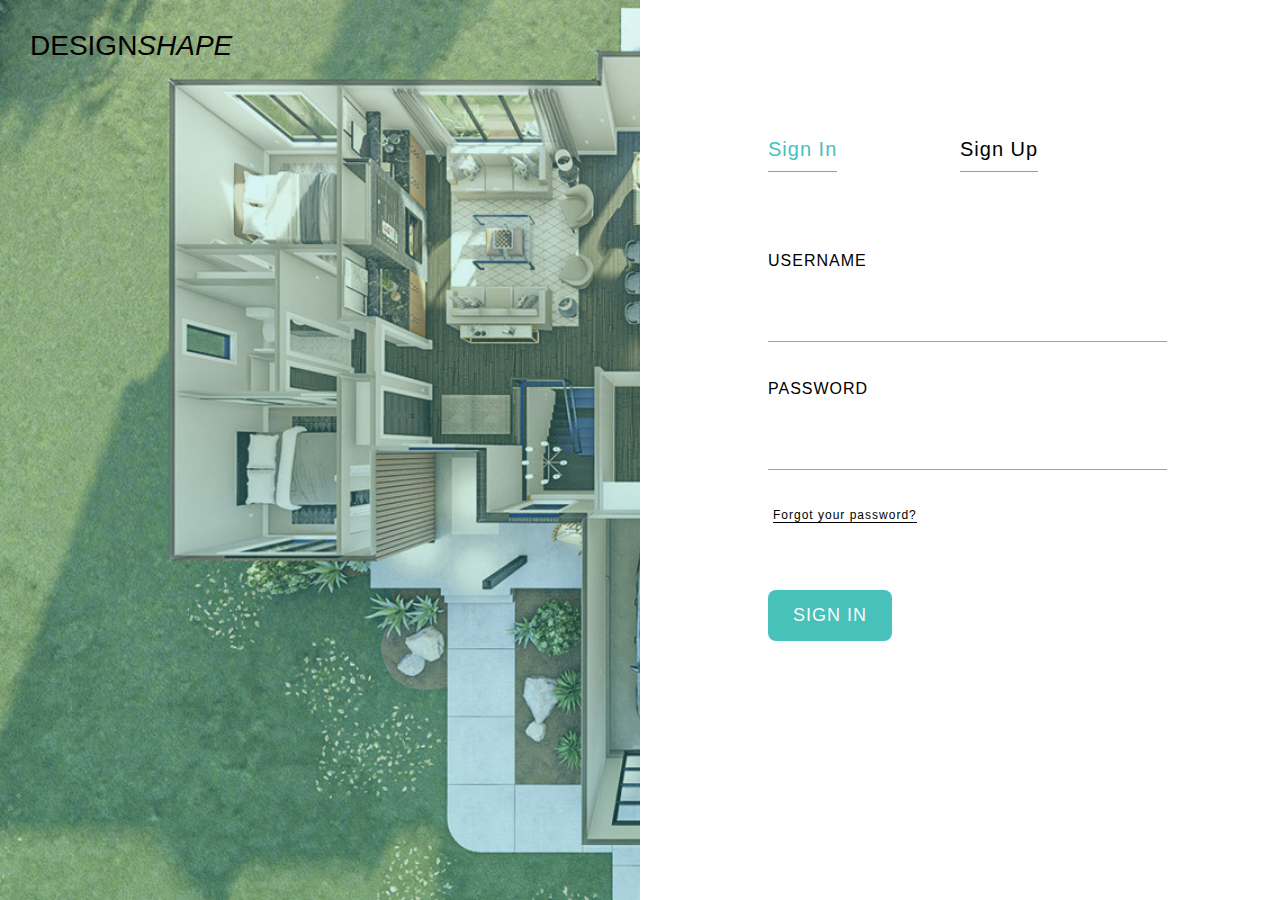
<file: index.html>
<!DOCTYPE html>
<html lang="en">

<head>
    <meta charset="UTF-8">
    <meta name="viewport" content="width=device-width, initial-scale=1.0">
    <link rel="stylesheet" href="login style.css">
    <script src="https://ajax.googleapis.com/ajax/libs/jquery/3.7.1/jquery.min.js"></script>
    <title>Sign</title>
</head>

<body>
    <div class="container">
        <div class="left-side">
            <img class="left-side-img" src="./images/background.jpg"></img>
            <div class="company-name">DESIGN<span style="font-style: italic; color:#000000;">SHAPE</span></div>
            <div class="left-side-bg">
            </div>
        </div>
        <div class="right-side">
            <div class="sign-in-container login-font">
                <div class="sign-in">
                    <button id="signin" class="btn btn-default btn-header active" type="submit">Sign In</button>
                </div>
                <div class="sign-up">
                    <button id="signup" class="btn btn-default btn-header" type="submit">Sign Up</button>
                </div>
                <div id="signup-tab" class="sign-up-information-container" style="display:none;">
                    <div class="prompt-field">USERNAME</div>
                    <input type="text" name="login-name" class="input-field" placeholder="Create a username">
                    <div class="prompt-field">PASSWORD</div>
                    <input type="password" name="login-password" class="input-field" placeholder="*************">
                    <div class="prompt-field">E-MAIL ADDRESS</div>
                    <input type="text" name="login-email" class="input-field" placeholder="Enter your e-mail address">
                    <div class="terms-container">
                        <input type="checkbox" class="terms-checkbox" value="terms_checkbox">
                        <label class="terms-prompt">I accept the <span style="border-bottom: 1px solid #000000">terms
                                and conditions</span></label>
                    </div>

                    <button class="btn btn-default btn-signup" id="signin-btn" type="submit">SIGN UP <i class="fa fa-arrow-right"
                            aria-hidden="true"></i></button>
                </div>

                <div id="signin-tab" class="sign-up-information-container">
                    <div class="prompt-field">USERNAME</div>
                    <input type="text" name="login-name" class="input-field">
                    <div class="prompt-field">PASSWORD</div>
                    <input type="password" name="login-password" class="input-field">
                    <div class="terms-container">
                        <label class="terms-prompt"><span style="border-bottom: 1px solid #000000">Forgot your
                                password?</span></label>
                    </div>
                    <button class="btn btn-default btn-signup" id="signup-btn" type="submit">SIGN IN <i class="fa fa-arrow-right"
                            aria-hidden="true"></i></button>
                </div>
            </div>
        </div>
    </div>
    <script src="login.js"></script>
</body>

</html>
</file>
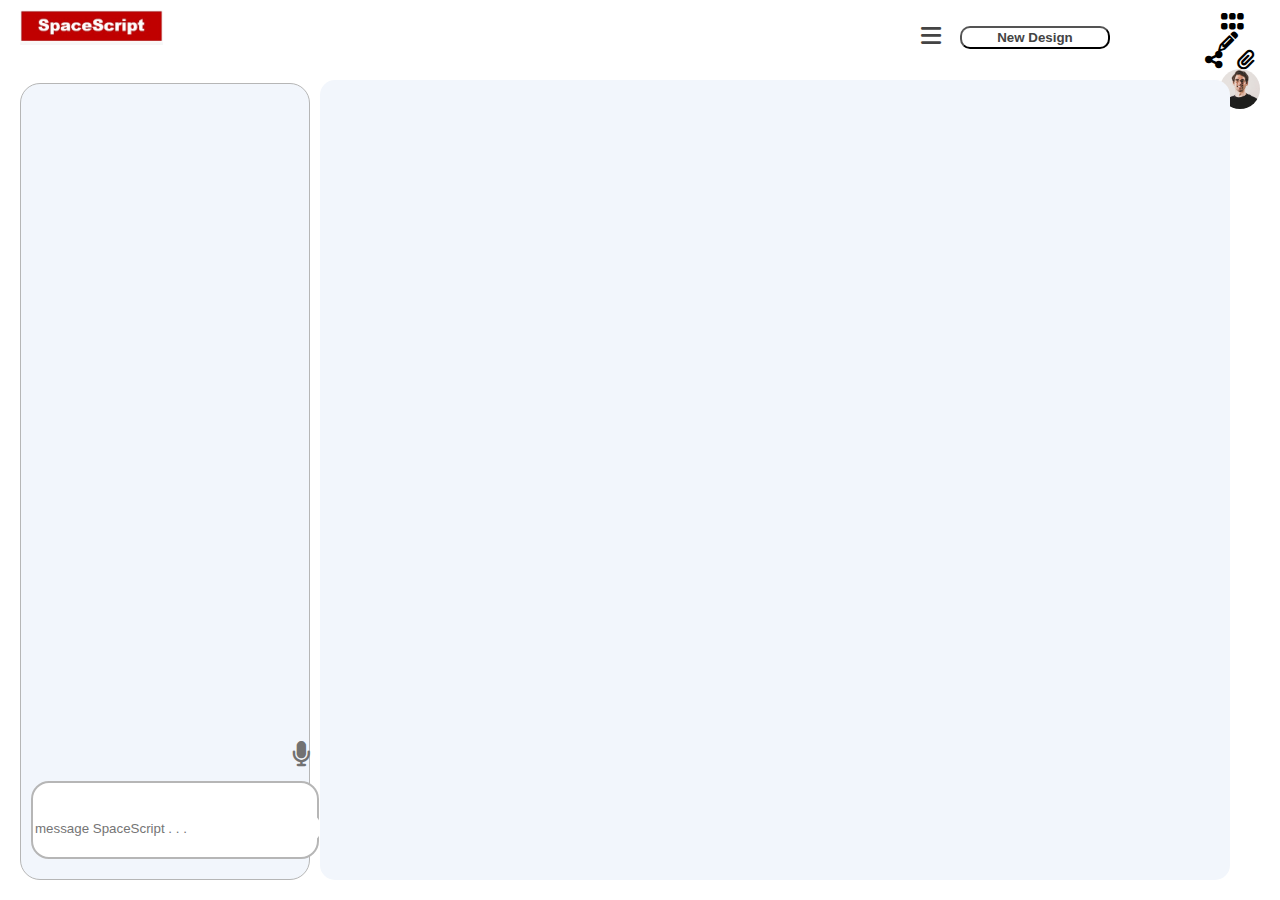
<file: design.html>
<!DOCTYPE html>
<html lang="en">

<head>
    <meta charset="UTF-8">
    <meta name="viewport" content="width=device-width, initial-scale=1.0">
    <meta http-equiv="X-UA-Compatible" content="ie=edge">
    <title>Space Script</title>
    <link rel="stylesheet" href="https://fonts.googleapis.com/css?family=Roboto">
    <link rel="stylesheet" href="style.css">
    <link rel="stylesheet" href="toaster.css">
    <link rel="stylesheet" href="fonts/font-awesome/css/fontawesome.css">
    <link rel="stylesheet" href="fonts/font-awesome/css/brands.css">
    <link rel="stylesheet" href="fonts/font-awesome/css/solid.css">
    <link rel="icon" type="image/png" href="images/ico.png">
    <link href="https://cdn.jsdelivr.net/npm/bootstrap@5.3.2/dist/css/bootstrap.min.css" rel="stylesheet"
        integrity="sha384-T3c6CoIi6uLrA9TneNEoa7RxnatzjcDSCmG1MXxSR1GAsXEV/Dwwykc2MPK8M2HN" crossorigin="anonymous">
    <script src="https://code.jquery.com/jquery-3.6.0.min.js"></script>
</head>

<body>
    <div class="main-navbar">
        <a class="navbar-brand"><img src="./images/new-icon.jpg" alt="" width="auto" height="35">
        </a>
        <div class="chat-btns">
            <p>
                <a class="collapse-expand" data-bs-toggle="collapse" href="#collapseExample" role="button"
                    aria-expanded="false" aria-controls="collapseExample">
                    <i class="fa-solid fa-bars fa-lg"></i>
                </a>
                <button class="new-chat-btn" type="button" aria-expanded="false" aria-controls="collapseExample">
                    New Design
                </button>
            </p>
            <div class="collapse" id="collapseExample">
                <div class="card chats" style="max-width: 200px; margin-left: 65px; border: none;">
                    <ul class="list-group" style="max-height: 30%; overflow-y: auto; max-width: 200px;">
                    </ul>
                </div>
            </div>
        </div>
        <div class="auth">
            <!-- <a role="button" title="toggle sketch"><i class="fa-solid fa-pencil fa-lg sketch-btn"></i></a>
            <a role="button" title="toggle graph"><i class="fa-solid fa-share-nodes fa-lg graph-btn"></i></a>
            <a role="button" title="this is menu"><i class="fa-solid fa-grip fa-lg grid"></i></a> -->
            <div class="btn-group" role="group">
                <button type="button" data-bs-toggle="dropdown" aria-expanded="false"
                    style="background: none; border: none;">
                    <i class="fa-solid fa-grip fa-lg grid" style="margin-top: 0px;"></i>
                </button>
                <div class="dropdown-menu" style="align-items: center; width: 50px;">
                    <a role="button" title="toggle sketch" style="margin-left: 25%; margin-right: 10px;"><i
                            class="fa-solid fa-pencil fa-lg sketch-btn"></i></a>
                    <a role="button" title="toggle graph" style="margin-right: 10px;"><i
                            class="fa-solid fa-share-nodes fa-lg graph-btn"></i></a>
                    <label for="fileInput" class="upload-btn" title="attach file" role="button">
                        <i id="attachBtn" class="fa-solid fa-paperclip fa-lg" aria-hidden="true"></i>
                    </label>
                    <input type="file" id="fileInput" class="file-input">
                </div>
            </div>
            <a role="button" title="profile">
                <img class="user-img" src="images/user.jpeg" alt="Avatar">
            </a>
        </div>
    </div>
    <div class="avatar-container">
        
        <div class="input-area-container">
            <div class="messages">
                <ol class="ordered-messages">
                </ol>
            </div>
            <div class="input-area">
                <div class="input">
                    <i id="micBtn" class="fa fa-microphone" aria-hidden="true" role="button"></i>
                    <div class="container">
                        <ul>
                        </ul>

                        <input id="txtMsg" type="text" placeholder="message SpaceScript . . .">
                    </div>
                </div>
                <!-- <button id="sendBtn"><i class="fa-solid fa-paper-plane fa-lg"></i></button> -->
            </div>
        </div>
    </div>

    <div class="main-container">
        <div class="chat-box">
            <div class="viewer-messages">
                <!-- Messages will be displayed here. This can be populated dynamically using JavaScript -->
            </div>
            <div id="idText" style="position: absolute; bottom: 0;"></div>
            <div class="sketch-container display-none">
                <canvas class="sketch-canvas"></canvas>
                <!-- <div class="sketch-dragable"></div> -->
            </div>
        </div>
    </div>
    <script src="bundle.js"></script>
    <script src="https://cdn.jsdelivr.net/npm/bootstrap@5.3.2/dist/js/bootstrap.bundle.min.js"
        integrity="sha384-C6RzsynM9kWDrMNeT87bh95OGNyZPhcTNXj1NW7RuBCsyN/o0jlpcV8Qyq46cDfL"
        crossorigin="anonymous"></script>
</body>

</html>
</file>
<file: login style.css>
html,
body {
    margin: 0;
    padding: 0;
    min-height: 100vh;
    min-width: 100vw;
    overflow-y: hidden;
    overflow-x: hidden;
}

.container {
    display: flex;
    box-sizing: border-box;
    padding: 0;
    margin: 0;
    width: 100%;
    min-height: 100vh;

    .left-side,
    .right-side {
        flex: 1 1 0;
    }
}

.left-side {
    overflow: hidden;
    position: relative;

    .company-name {
        position: absolute;
        left: 30px;
        top: 30px;
        font-size: 28px;
        font-family: Helvetica, sans-serif;
        color: #000;
        opacity: 1.0;
        z-index: 4;
    }

    .left-side-bg {
        position: absolute;
        left: 0px;
        top: 0px;
        bottom: 0px;
        right: 0px;
        z-index: 2;
        opacity: 0.3;
        /* Aquamarine */
        /* For browsers that don't support gradients */
        background: #7ADDD6;
        /* For Safari 5.1 to 6.0 */
        background: -webkit-linear-gradient(#92EBE4, #37B9B1);
        /* For Opera 11.1 to 12.0 */
        background: -o-linear-gradient(#92EBE4, #37B9B1);
        /* For Firefox 3.6 to 15 */
        background: -moz-linear-gradient(#92EBE4, #37B9B1);
        background: linear-gradient(#92EBE4, #37B9B1);

        
    }

    .left-side-img {
        width: inherit;
        height: 100%;
        position: relative;
        z-index: 1;
    }
}

.right-side {
    position: relative;
    z-index: 3;
    /* Blue Whale */
    /* For browsers that don't support gradients */
    background: #ffffff;
    /* For Safari 5.1 to 6.0 */
    /* background: -webkit-linear-gradient(#15657E, #093548); */
    /* For Opera 11.1 to 12.0 */
    /* background: -o-linear-gradient(#15657E, #093548); */
    /* For Firefox 3.6 to 15 */
    /* background: -moz-linear-gradient(#15657E, #093548); */
    /* background: linear-gradient(#15657E, #093548); */

    .btn-header {
        font-family: Helvetica, sans-serif;
        font-size: 20px;
        letter-spacing: 1px;
        color: #000000;
        border-style: none;
        border-bottom: 1px solid #47C1B9;
        background-color: transparent;
        padding: 10px 0px;
        border-radius: 0px;

        &:active,
        &:focus,
        &:hover,
        &.active {
            border: none;
            box-shadow: none;
            border-bottom: 1px solid #47C1B9;
            background-color: transparent;
            outline: none;
            color: #47C1B9;
        }
    }
}

.sign-in-container {
    width: 60%;
    margin: 0 auto;
    margin-top: 20%;
    margin-bottom: 15%;
    background: transparent;
    color: #FFF;
}

.sign-in {
    width: 50%;
    float: left;
}

.sign-up {
    width: 50%;
    overflow: hidden;
}

a {
    color: #FFF;
    text-decoration: none;

    &:active,
    &:hover {
        border-bottom: 1px solid #37B9B1;
    }
}

.sign-up-information-container {
    height: 75%;
    width: 100%;
    margin-top: 80px;
}

.prompt-field {
    font-size: 16px;
    margin-top: 38px;
    margin-bottom: 25px;
    color: #000;
}

input[type="password"] {
    -webkit-text-security: disc;
}

.input-field {
    width: 100%;
    font-size: 22px;
    padding:10px 10px 10px 5px;
    letter-spacing: 0.5px;
    background: transparent;
    border: none;
    border-bottom: 1px solid #A09F9F;
    color: #A09F9F;

    &:active,
    &:focus {
        border: none;
        outline: none;
        border-bottom: 1px solid #A09F9F;
        outline-color: transparent;
    }
}

.terms-container {
    margin-top: 38px;
    font-family: Arial, "Helvetica Neue", Helvetica, sans-serif;
    font-size: 12px;
    letter-spacing: 1px;
}

.terms-prompt {
    margin-left: 5px;
    color: #000;
}

.btn-signup {
    font-family: Helvetica, sans-serif;
    font-size: 18px;
    letter-spacing: 1px;
    color: #FAFAFA;
    border: none;
    background-color: #47C1B9;
    margin-top: 68px;
    padding-top: 15px;
    padding-bottom: 15px;
    padding-left: 25px;
    padding-right: 25px;
    border-radius: 8px;
    cursor: pointer;

    .fa {
        font-size: 12px;
    }

    .fa:before {
        padding-left: 10%;
    }
}



.login-font {
    font-family: Helvetica, sans-serif;
    font-size: 20px;
    letter-spacing: 1px;
    color: #FAFAFA;
}
</file>
<file: style.css>
body {
    background: white;
    display: grid;
    grid-template-columns: 70% auto;
    height: 100vh;
    margin: 0;
    overflow-y: hidden;
    overflow-x: hidden;
}

video {
    position: absolute;
    bottom: 0;
    left: 0;
    height: 55%;
    width: 400px;
    z-index: 1;
}

.main-container {
    color: transparent;
    font-family: 'Montserrat';
    padding: 4em;
    width: 75%;
}

.avatar-container {
    background: transparent;
    width: 25%;
    height: calc(100% - 100px);
    position: absolute;
    bottom: 0;
    margin: 20px;
}

.avatar-container p {
    margin-top: 5px;
}

.avatar {
    position: absolute;
    bottom: 0;
    left: 0;
    height: 50%;
    width: 350px;
    z-index: 1;
    background-color: #76cbfc77;
}

.sketch-container {
    /* position: absolute; */
    /* bottom: 0;
    right: 0; */
    margin-top: -20px;
    margin-left: 20px;
    margin-bottom: 20px;
    height: 100%;
    width: calc(100% - 40px);
    border-radius: 10px;
    z-index: 3;
    /* background-color: #76cbfc77; */
}

.sketch-canvas {
    width: 100%;
    height: 100%;
    background-color: #c8ebff77;
    border-radius: 10px;
    padding: 5px;
}

.sketch-dragable {
    background-color: #75757577;
    padding: 10px;
    position: relative;
    width: 100%;
    height: 10%;
    border-radius: 0 0 10px 10px;

}

.main-navbar {
    margin: 10px 20px;
    width: calc(100% - 40px);
    position: absolute;
    top: 0;
    height: 60px;
    /* background-color: #000000; */
}

.auth {
    float: right;
    height: 60px;
}

.auth .grid {
    font-size: 26px;
    padding: 10px;
    margin-top: 15px;
}

.user-img {
    margin-left: 15px;
    width: 40px;
    border-radius: 50%;
}

.chat-box {
    width: calc(75% - 50px);
    height: calc(100% - 100px);
    /* border: 1px solid #A9A9A9; */
    border-radius: 15px;
    overflow: hidden;
    display: flex;
    flex-direction: column;
    margin: 20px 50px;
    position: absolute;
    right: 0;
    bottom: 0;
    background-color: #f2f6fc;
    z-index: 1;
}

/* Chat Messages Styling with Scroll */
.messages, .viewer-messages {
    flex: 1;
    margin-bottom: 55px;
    height: calc(100% - 120px);
    width: 100%;
    overflow-y: auto;
    font-family: Roboto;
    font-weight: bold;
    font-size: 19px;
    overflow-x: hidden;
    margin-top: 20px;
}

/* Fancy Scrollbar Styles */
.messages::-webkit-scrollbar .viewer-messages::-webkit-scrollbar {
    width: 8px;
}

.messages::-webkit-scrollbar-track, .viewer-messages::-webkit-scrollbar-track {
    background-color: #C2C2C2;
    border-radius: 5px;
}

.messages::-webkit-scrollbar-thumb, .viewer-messages::-webkit-scrollbar-thumb {
    background: linear-gradient(45deg, #6E6E6E, #6E6E6E);
    border-radius: 5px;
}

/* Input Area Styling */

.input-area-container {
    height: calc(100% - 5px);
    width: 90%;
    position: absolute;
    left: 0px;
    bottom: 0px;
    margin-right: 50px;
    background-color: #f2f6fc;
    border-radius: 20px;
    border: 1px solid #b6b6b6;
}

.input-area-container .input-area {
    display: flex;
    width: 100%;
    padding: 10px;
    position: absolute;
    left: 0px;
    bottom: 0px;
    background-color: transparent;
    /* border-radius: 0px 0px 20px 20px; */
}

/* Style the "Send" button */
.input-area button {
    padding: 10px 20px;
    background-color: transparent;
    color: #AAAAAA;
    border: none;
    border-radius: 25px;
    /* Add a rounder shape */
    margin-left: 10px;
    margin-bottom: 10px;
    cursor: pointer;
    transition: background-color 0.3s ease, transform 0.2s ease;
    /* height: 60px; */
}

/* Hover effect */
.input-area #sendBtn:hover {
    /* background-color: #AAAAAA; */
    transform: scale(1.05);
    /* Increase size on hover */
    box-shadow: 0px 0px 10px 0px rgba(0, 0, 0, 0.3);
    /* Add a subtle shadow */
}

/* Add a subtle animation when clicked */
.input-area button:active {
    transform: scale(0.95);
    /* Slightly reduce size on click */
}

.container ul {
    max-height: 300px;
    overflow-y: scroll;
}


.input-area .input {
    flex: 1;
    border: 2px solid #b6b6b6;
    border-radius: 18px;
    margin-bottom: 10px;
    outline: none;
    background-color: #ffffff;
    height: auto;
}

#txtMsg {
    /* padding: 5px; */
    margin-bottom: 10px;
    width: calc(100% - 0px);
    border: none;
    background-color: #ffffff;
    border-radius: 20px;
    height: 30px;
    position: relative;
    bottom: 3px;
    vertical-align: bottom;
    /* margin-left: 10px; */
    /* font-size: 17px; */
}

#txtMsg:focus {
    outline: none;
}

.chat-box .header {
    display: flex;
    justify-content: center;
    align-items: center;
    padding: 1px;
    background-color: #c2c2c2;
}

.chat-box .header button {
    padding: 1px 8px;
    border: none;
    background-color: transparent;
    cursor: pointer;
}

.messages, .viewer-messages,
.input-area {
    transition: max-height 0.5s ease-out, padding 0.3s ease-in-out, opacity 0.4s ease-in-out;
    opacity: 1;
    position: relative;
    bottom: 0;
    width: calc(100% - 50px);
}

/* .chat-box .title {
    padding: 5px;
    margin-left: 10px;
    margin-top: 10px;
    font-family: 'Bauhaus 93', sans-serif;
    font-size: 25px;
    color: #858181;
} */


/* Style the microphone button */
.input-area .input #micBtn {
    font-size: 25px;
    color: #727272;
    cursor: pointer;
    position: absolute;
    right: 8px;
    /* padding: 10px 0 0 0; */
    background-color: transparent;
    border: none;
    bottom: 30px;
    height: 100%;
    margin-right: 10px;
}


/* Style the microphone button on hover */
.input-area .input #micBtn:hover {
    color: #4CAF50;
}

.input-area .input #attachBtn {
    font-size: 25px;
    color: #000000;
    cursor: pointer;
    position: relative;
    padding: 10px 0 0 0;
    background-color: transparent;
    border: none;
    float: left;
    bottom: 10px;
    /* margin-right: 10px; */
}

.input-area .input #attachBtn:hover {
    color: #4c6faf;
}

.file-input {
    position: absolute;
    top: 0;
    left: 0;
    font-size: 0px;
    cursor: pointer;
    opacity: 0;
    display: none;
}

.collapse-expand {
    text-decoration: none;
    background-color: transparent;
    margin: 10px;
}

.collapse-expand i {
    font-size: 23px;
    padding: 5px;
    color: #444444;
}

.new-chat-btn,
.prev-chat-btn {
    border-radius: 10px;
    padding: 2px 5px;
    background-color: transparent;
    font-weight: bold;
    /* margin: 10px; */
    color: #444444;
    width: 150px;
}

.chats {
    width: 90%;
    max-height: 150px;
}

.chat-link {
    color: #000000;
}

.a-active {
    color: #1f51f5;
}

.delete-chat {
    border: 0;
    float: right;
}

.delete-chat:hover {
    /* background-color: #AAAAAA; */
    transform: scale(1.05);
    /* Increase size on hover */
    box-shadow: 0px 0px 10px 0px rgba(207, 0, 0, 0.349);
    /* Add a subtle shadow */
}

.display-none {
    display: none;
}

.my-pic {
    width: 450px;
}

/**
 * ==============================================
 * Dot Flashing
 * ==============================================
 */
.dot-flashing {
    position: relative;
    width: 10px;
    height: 10px;
    border-radius: 5px;
    background-color: #363636;
    color: #363636;
    animation: dot-flashing 1s infinite linear alternate;
    animation-delay: 0.5s;
}

.dot-flashing::before,
.dot-flashing::after {
    content: "";
    display: inline-block;
    position: absolute;
    top: 0;
}

.dot-flashing::before {
    left: -15px;
    width: 10px;
    height: 10px;
    border-radius: 5px;
    background-color: #363636;
    color: #363636;
    animation: dot-flashing 1s infinite alternate;
    animation-delay: 0s;
}

.dot-flashing::after {
    left: 15px;
    width: 10px;
    height: 10px;
    border-radius: 5px;
    background-color: #363636;
    color: #363636;
    animation: dot-flashing 1s infinite alternate;
    animation-delay: 1s;
}

@keyframes dot-flashing {
    0% {
        background-color: #363636;
    }

    50%,
    100% {
        background-color: rgba(152, 128, 255, 0.2);
    }
}

.my-canvas{
    height: 100%;
}

.add-border{
    border: 1px solid #b6b6b6;
}

.chat-btns{
    position: absolute;
    top: 0;
    right: 150px;
    z-index: 5;
}


.prev-next {
    position: relative;
    top: 20px;
}

.prev-next a {
    text-decoration: none;
    display: inline-block;
    padding: 2px 8px;
    cursor: pointer;
}

.prev-next a:hover {
    background-color: #ddd;
    color: black;
}

.previous {
    background-color: #f1f1f1;
    color: black;
}

.next {
    background-color: #444444c0;
    color: white;
    opacity: 0.7;
}

.models{
    position: absolute;
    top: 20px;
    left: 50%;
    width: 300px;
    height: 35px;
    z-index: 5;
}

.message-container{
    height: 500px;
}
</file>
<file: toaster.css>
#toaster-container {
  display: flex;
  flex-direction: column;
  position: fixed;
  right: 1rem;
  top: calc(56px + 2rem);
  /*background: rgba($fill-color, .26);*/
  z-index: 1000000000000000000000000000000000;
  width: calc(400px + 1rem);
  max-width: 100vw;
}

#toaster-container .toasta-wrapper {
  display: flex;
  min-width: 400px;
  max-height: 400px;
  margin-bottom: 0.5rem;
  /*
    -moz-transition: height .35s ease-out, padding-top .35s ease-out, padding-bottom .35s ease-out, padding-right .35s ease-out .35s, width .35s ease-out .35s;
    -o-transition: height .35s ease-out, padding-top .35s ease-out, padding-bottom .35s ease-out, padding-right .35s ease-out .35s, width .35s ease-out .35s;
    -webkit-transition: height .35s ease-out, padding-top .35s ease-out, padding-bottom .35s ease-out, padding-right .35s ease-out .35s, width .35s ease-out .35s;
    transition: height .35s ease-out, padding-top .35s ease-out, padding-bottom .35s ease-out, padding-right .35s ease-out .35s, width .35s ease-out .35s;
    */
}

#toaster-container .toasta-wrapper .toasta {
  display: flex;
  flex-direction: row;
  justify-content: space-between;
  align-items: flex-start;
  background: #ffffff;
  padding: 1rem;
  border-radius: 0 0.5rem 0.5rem 0;
  border-radius: 0.35rem;
  box-shadow: 0 3px 12px rgba(38, 50, 56, 0.1), 0 3px 6px rgba(38, 50, 56, 0.16);
  border-left: 4px solid #607d8b;
  border-left: 3px solid #607d8b;
  width: 400px;
  max-width: calc(100vw - 1rem);
  height: -webkit-fit-content;
  height: -moz-fit-content;
  height: fit-content;
  opacity: 1;
  background: rgba(255, 255, 255, 0.84);
  -webkit-backdrop-filter: saturate(180%) blur(20px);
  backdrop-filter: saturate(180%) blur(20px);
  transition: all 0.5s cubic-bezier(0.25, 0.8, 0.25, 1);
}

#toaster-container .toasta-wrapper .toasta .toasta-icon {
  display: inline-flex;
  width: 32px;
  height: 32px;
  margin-right: 1rem;
  background: #607d8b;
  color: #ffffff;
  justify-content: center;
  align-items: center;
  border-radius: 50%;
  flex: none;
}

#toaster-container .toasta-wrapper .toasta .toasta-icon [class^=bi-] {
  line-height: 0;
  font-size: 22px;
}

#toaster-container .toasta-wrapper .toasta .toasta-content {
  flex-grow: 1;
}

#toaster-container .toasta-wrapper .toasta .toasta-content .toasta-title {
  margin: 0;
  padding: 0;
  font-weight: 600;
  font-size: 17px;
  overflow-wrap: break-word;
}

#toaster-container .toasta-wrapper .toasta .toasta-content .toasta-message {
  margin: 0;
  padding: 0;
  font-weight: 400;
  font-size: 14px;
  overflow-wrap: break-word;
}

#toaster-container .toasta-wrapper .toasta .toasta-close {
  display: inline-flex;
  width: 32px;
  height: 32px;
  margin-left: 1rem;
  color: rgba(38, 50, 56, 0.54);
  position: relative;
  justify-content: center;
  align-items: center;
  cursor: pointer;
  transition: all 0.15s ease;
  flex: none;
}

#toaster-container .toasta-wrapper .toasta .toasta-close:before {
  content: "\f00d";
  font-family: "Font Awesome 5 Pro";
  height: fit-content;
  height: -moz-fit-content;
  height: -webkit-fit-content;
  height: -ms-fit-content;
  font-weight: 300;
  font-size: 20px;
}

#toaster-container .toasta-wrapper .toasta .toasta-close:hover {
  color: rgba(38, 50, 56, 0.87);
}

#toaster-container .toasta-wrapper .toasta.warning {
  border-left-color: #ff9800;
}

#toaster-container .toasta-wrapper .toasta.warning .toasta-icon {
  background: #ff9800;
}

#toaster-container .toasta-wrapper .toasta.success {
  border-left-color: #4caf50;
}

#toaster-container .toasta-wrapper .toasta.success .toasta-icon {
  background: #4caf50;
}

#toaster-container .toasta-wrapper .toasta.error {
  border-left-color: #f52b1d;
}

#toaster-container .toasta-wrapper .toasta.error .toasta-icon {
  background: #f52b1d;
}

#toaster-container .toasta-wrapper.closed {
  transition: all 300ms cubic-bezier(0.25, 0.8, 0.25, 1) 0ms;
  margin-bottom: 0;
  max-height: 0 !important;
}

#toaster-container .toasta-wrapper.closed .toasta {
  transform: translateX(100%);
  opacity: 0;
}

.bi-info-circle-fill::before {
  content: "\f3f4";
}

.bi-info-circle::before {
  content: "\f3f5";
}

.bi-info-square-fill::before {
  content: "\f3f6";
}

.bi-info-square::before {
  content: "\f3f7";
}

.bi-info::before {
  content: "\f3f8";
}

.bi-exclamation-circle-fill::before {
  content: "\f2fc";
}

.bi-exclamation-circle::before {
  content: "\f2fd";
}

.bi-exclamation-diamond-fill::before {
  content: "\f2fe";
}

.bi-exclamation-diamond::before {
  content: "\f2ff";
}

.bi-exclamation-octagon-fill::before {
  content: "\f300";
}

.bi-exclamation-octagon::before {
  content: "\f301";
}

.bi-exclamation-square-fill::before {
  content: "\f302";
}

.bi-exclamation-square::before {
  content: "\f303";
}

.bi-exclamation-triangle-fill::before {
  content: "\f304";
}

.bi-exclamation-triangle::before {
  content: "\f305";
}

.bi-exclamation::before {
  content: "\f306";
}
</file>
<file: fonts/font-awesome/css/brands.css>
/*!
 * Font Awesome Free 6.4.2 by @fontawesome - https://fontawesome.com
 * License - https://fontawesome.com/license/free (Icons: CC BY 4.0, Fonts: SIL OFL 1.1, Code: MIT License)
 * Copyright 2023 Fonticons, Inc.
 */
:root, :host {
  --fa-style-family-brands: 'Font Awesome 6 Brands';
  --fa-font-brands: normal 400 1em/1 'Font Awesome 6 Brands'; }

@font-face {
  font-family: 'Font Awesome 6 Brands';
  font-style: normal;
  font-weight: 400;
  font-display: block;
  src: url("../webfonts/fa-brands-400.woff2") format("woff2"), url("../webfonts/fa-brands-400.ttf") format("truetype"); }

.fab,
.fa-brands {
  font-weight: 400; }

.fa-monero:before {
  content: "\f3d0"; }

.fa-hooli:before {
  content: "\f427"; }

.fa-yelp:before {
  content: "\f1e9"; }

.fa-cc-visa:before {
  content: "\f1f0"; }

.fa-lastfm:before {
  content: "\f202"; }

.fa-shopware:before {
  content: "\f5b5"; }

.fa-creative-commons-nc:before {
  content: "\f4e8"; }

.fa-aws:before {
  content: "\f375"; }

.fa-redhat:before {
  content: "\f7bc"; }

.fa-yoast:before {
  content: "\f2b1"; }

.fa-cloudflare:before {
  content: "\e07d"; }

.fa-ups:before {
  content: "\f7e0"; }

.fa-wpexplorer:before {
  content: "\f2de"; }

.fa-dyalog:before {
  content: "\f399"; }

.fa-bity:before {
  content: "\f37a"; }

.fa-stackpath:before {
  content: "\f842"; }

.fa-buysellads:before {
  content: "\f20d"; }

.fa-first-order:before {
  content: "\f2b0"; }

.fa-modx:before {
  content: "\f285"; }

.fa-guilded:before {
  content: "\e07e"; }

.fa-vnv:before {
  content: "\f40b"; }

.fa-square-js:before {
  content: "\f3b9"; }

.fa-js-square:before {
  content: "\f3b9"; }

.fa-microsoft:before {
  content: "\f3ca"; }

.fa-qq:before {
  content: "\f1d6"; }

.fa-orcid:before {
  content: "\f8d2"; }

.fa-java:before {
  content: "\f4e4"; }

.fa-invision:before {
  content: "\f7b0"; }

.fa-creative-commons-pd-alt:before {
  content: "\f4ed"; }

.fa-centercode:before {
  content: "\f380"; }

.fa-glide-g:before {
  content: "\f2a6"; }

.fa-drupal:before {
  content: "\f1a9"; }

.fa-hire-a-helper:before {
  content: "\f3b0"; }

.fa-creative-commons-by:before {
  content: "\f4e7"; }

.fa-unity:before {
  content: "\e049"; }

.fa-whmcs:before {
  content: "\f40d"; }

.fa-rocketchat:before {
  content: "\f3e8"; }

.fa-vk:before {
  content: "\f189"; }

.fa-untappd:before {
  content: "\f405"; }

.fa-mailchimp:before {
  content: "\f59e"; }

.fa-css3-alt:before {
  content: "\f38b"; }

.fa-square-reddit:before {
  content: "\f1a2"; }

.fa-reddit-square:before {
  content: "\f1a2"; }

.fa-vimeo-v:before {
  content: "\f27d"; }

.fa-contao:before {
  content: "\f26d"; }

.fa-square-font-awesome:before {
  content: "\e5ad"; }

.fa-deskpro:before {
  content: "\f38f"; }

.fa-sistrix:before {
  content: "\f3ee"; }

.fa-square-instagram:before {
  content: "\e055"; }

.fa-instagram-square:before {
  content: "\e055"; }

.fa-battle-net:before {
  content: "\f835"; }

.fa-the-red-yeti:before {
  content: "\f69d"; }

.fa-square-hacker-news:before {
  content: "\f3af"; }

.fa-hacker-news-square:before {
  content: "\f3af"; }

.fa-edge:before {
  content: "\f282"; }

.fa-threads:before {
  content: "\e618"; }

.fa-napster:before {
  content: "\f3d2"; }

.fa-square-snapchat:before {
  content: "\f2ad"; }

.fa-snapchat-square:before {
  content: "\f2ad"; }

.fa-google-plus-g:before {
  content: "\f0d5"; }

.fa-artstation:before {
  content: "\f77a"; }

.fa-markdown:before {
  content: "\f60f"; }

.fa-sourcetree:before {
  content: "\f7d3"; }

.fa-google-plus:before {
  content: "\f2b3"; }

.fa-diaspora:before {
  content: "\f791"; }

.fa-foursquare:before {
  content: "\f180"; }

.fa-stack-overflow:before {
  content: "\f16c"; }

.fa-github-alt:before {
  content: "\f113"; }

.fa-phoenix-squadron:before {
  content: "\f511"; }

.fa-pagelines:before {
  content: "\f18c"; }

.fa-algolia:before {
  content: "\f36c"; }

.fa-red-river:before {
  content: "\f3e3"; }

.fa-creative-commons-sa:before {
  content: "\f4ef"; }

.fa-safari:before {
  content: "\f267"; }

.fa-google:before {
  content: "\f1a0"; }

.fa-square-font-awesome-stroke:before {
  content: "\f35c"; }

.fa-font-awesome-alt:before {
  content: "\f35c"; }

.fa-atlassian:before {
  content: "\f77b"; }

.fa-linkedin-in:before {
  content: "\f0e1"; }

.fa-digital-ocean:before {
  content: "\f391"; }

.fa-nimblr:before {
  content: "\f5a8"; }

.fa-chromecast:before {
  content: "\f838"; }

.fa-evernote:before {
  content: "\f839"; }

.fa-hacker-news:before {
  content: "\f1d4"; }

.fa-creative-commons-sampling:before {
  content: "\f4f0"; }

.fa-adversal:before {
  content: "\f36a"; }

.fa-creative-commons:before {
  content: "\f25e"; }

.fa-watchman-monitoring:before {
  content: "\e087"; }

.fa-fonticons:before {
  content: "\f280"; }

.fa-weixin:before {
  content: "\f1d7"; }

.fa-shirtsinbulk:before {
  content: "\f214"; }

.fa-codepen:before {
  content: "\f1cb"; }

.fa-git-alt:before {
  content: "\f841"; }

.fa-lyft:before {
  content: "\f3c3"; }

.fa-rev:before {
  content: "\f5b2"; }

.fa-windows:before {
  content: "\f17a"; }

.fa-wizards-of-the-coast:before {
  content: "\f730"; }

.fa-square-viadeo:before {
  content: "\f2aa"; }

.fa-viadeo-square:before {
  content: "\f2aa"; }

.fa-meetup:before {
  content: "\f2e0"; }

.fa-centos:before {
  content: "\f789"; }

.fa-adn:before {
  content: "\f170"; }

.fa-cloudsmith:before {
  content: "\f384"; }

.fa-pied-piper-alt:before {
  content: "\f1a8"; }

.fa-square-dribbble:before {
  content: "\f397"; }

.fa-dribbble-square:before {
  content: "\f397"; }

.fa-codiepie:before {
  content: "\f284"; }

.fa-node:before {
  content: "\f419"; }

.fa-mix:before {
  content: "\f3cb"; }

.fa-steam:before {
  content: "\f1b6"; }

.fa-cc-apple-pay:before {
  content: "\f416"; }

.fa-scribd:before {
  content: "\f28a"; }

.fa-debian:before {
  content: "\e60b"; }

.fa-openid:before {
  content: "\f19b"; }

.fa-instalod:before {
  content: "\e081"; }

.fa-expeditedssl:before {
  content: "\f23e"; }

.fa-sellcast:before {
  content: "\f2da"; }

.fa-square-twitter:before {
  content: "\f081"; }

.fa-twitter-square:before {
  content: "\f081"; }

.fa-r-project:before {
  content: "\f4f7"; }

.fa-delicious:before {
  content: "\f1a5"; }

.fa-freebsd:before {
  content: "\f3a4"; }

.fa-vuejs:before {
  content: "\f41f"; }

.fa-accusoft:before {
  content: "\f369"; }

.fa-ioxhost:before {
  content: "\f208"; }

.fa-fonticons-fi:before {
  content: "\f3a2"; }

.fa-app-store:before {
  content: "\f36f"; }

.fa-cc-mastercard:before {
  content: "\f1f1"; }

.fa-itunes-note:before {
  content: "\f3b5"; }

.fa-golang:before {
  content: "\e40f"; }

.fa-kickstarter:before {
  content: "\f3bb"; }

.fa-grav:before {
  content: "\f2d6"; }

.fa-weibo:before {
  content: "\f18a"; }

.fa-uncharted:before {
  content: "\e084"; }

.fa-firstdraft:before {
  content: "\f3a1"; }

.fa-square-youtube:before {
  content: "\f431"; }

.fa-youtube-square:before {
  content: "\f431"; }

.fa-wikipedia-w:before {
  content: "\f266"; }

.fa-wpressr:before {
  content: "\f3e4"; }

.fa-rendact:before {
  content: "\f3e4"; }

.fa-angellist:before {
  content: "\f209"; }

.fa-galactic-republic:before {
  content: "\f50c"; }

.fa-nfc-directional:before {
  content: "\e530"; }

.fa-skype:before {
  content: "\f17e"; }

.fa-joget:before {
  content: "\f3b7"; }

.fa-fedora:before {
  content: "\f798"; }

.fa-stripe-s:before {
  content: "\f42a"; }

.fa-meta:before {
  content: "\e49b"; }

.fa-laravel:before {
  content: "\f3bd"; }

.fa-hotjar:before {
  content: "\f3b1"; }

.fa-bluetooth-b:before {
  content: "\f294"; }

.fa-sticker-mule:before {
  content: "\f3f7"; }

.fa-creative-commons-zero:before {
  content: "\f4f3"; }

.fa-hips:before {
  content: "\f452"; }

.fa-behance:before {
  content: "\f1b4"; }

.fa-reddit:before {
  content: "\f1a1"; }

.fa-discord:before {
  content: "\f392"; }

.fa-chrome:before {
  content: "\f268"; }

.fa-app-store-ios:before {
  content: "\f370"; }

.fa-cc-discover:before {
  content: "\f1f2"; }

.fa-wpbeginner:before {
  content: "\f297"; }

.fa-confluence:before {
  content: "\f78d"; }

.fa-mdb:before {
  content: "\f8ca"; }

.fa-dochub:before {
  content: "\f394"; }

.fa-accessible-icon:before {
  content: "\f368"; }

.fa-ebay:before {
  content: "\f4f4"; }

.fa-amazon:before {
  content: "\f270"; }

.fa-unsplash:before {
  content: "\e07c"; }

.fa-yarn:before {
  content: "\f7e3"; }

.fa-square-steam:before {
  content: "\f1b7"; }

.fa-steam-square:before {
  content: "\f1b7"; }

.fa-500px:before {
  content: "\f26e"; }

.fa-square-vimeo:before {
  content: "\f194"; }

.fa-vimeo-square:before {
  content: "\f194"; }

.fa-asymmetrik:before {
  content: "\f372"; }

.fa-font-awesome:before {
  content: "\f2b4"; }

.fa-font-awesome-flag:before {
  content: "\f2b4"; }

.fa-font-awesome-logo-full:before {
  content: "\f2b4"; }

.fa-gratipay:before {
  content: "\f184"; }

.fa-apple:before {
  content: "\f179"; }

.fa-hive:before {
  content: "\e07f"; }

.fa-gitkraken:before {
  content: "\f3a6"; }

.fa-keybase:before {
  content: "\f4f5"; }

.fa-apple-pay:before {
  content: "\f415"; }

.fa-padlet:before {
  content: "\e4a0"; }

.fa-amazon-pay:before {
  content: "\f42c"; }

.fa-square-github:before {
  content: "\f092"; }

.fa-github-square:before {
  content: "\f092"; }

.fa-stumbleupon:before {
  content: "\f1a4"; }

.fa-fedex:before {
  content: "\f797"; }

.fa-phoenix-framework:before {
  content: "\f3dc"; }

.fa-shopify:before {
  content: "\e057"; }

.fa-neos:before {
  content: "\f612"; }

.fa-square-threads:before {
  content: "\e619"; }

.fa-hackerrank:before {
  content: "\f5f7"; }

.fa-researchgate:before {
  content: "\f4f8"; }

.fa-swift:before {
  content: "\f8e1"; }

.fa-angular:before {
  content: "\f420"; }

.fa-speakap:before {
  content: "\f3f3"; }

.fa-angrycreative:before {
  content: "\f36e"; }

.fa-y-combinator:before {
  content: "\f23b"; }

.fa-empire:before {
  content: "\f1d1"; }

.fa-envira:before {
  content: "\f299"; }

.fa-square-gitlab:before {
  content: "\e5ae"; }

.fa-gitlab-square:before {
  content: "\e5ae"; }

.fa-studiovinari:before {
  content: "\f3f8"; }

.fa-pied-piper:before {
  content: "\f2ae"; }

.fa-wordpress:before {
  content: "\f19a"; }

.fa-product-hunt:before {
  content: "\f288"; }

.fa-firefox:before {
  content: "\f269"; }

.fa-linode:before {
  content: "\f2b8"; }

.fa-goodreads:before {
  content: "\f3a8"; }

.fa-square-odnoklassniki:before {
  content: "\f264"; }

.fa-odnoklassniki-square:before {
  content: "\f264"; }

.fa-jsfiddle:before {
  content: "\f1cc"; }

.fa-sith:before {
  content: "\f512"; }

.fa-themeisle:before {
  content: "\f2b2"; }

.fa-page4:before {
  content: "\f3d7"; }

.fa-hashnode:before {
  content: "\e499"; }

.fa-react:before {
  content: "\f41b"; }

.fa-cc-paypal:before {
  content: "\f1f4"; }

.fa-squarespace:before {
  content: "\f5be"; }

.fa-cc-stripe:before {
  content: "\f1f5"; }

.fa-creative-commons-share:before {
  content: "\f4f2"; }

.fa-bitcoin:before {
  content: "\f379"; }

.fa-keycdn:before {
  content: "\f3ba"; }

.fa-opera:before {
  content: "\f26a"; }

.fa-itch-io:before {
  content: "\f83a"; }

.fa-umbraco:before {
  content: "\f8e8"; }

.fa-galactic-senate:before {
  content: "\f50d"; }

.fa-ubuntu:before {
  content: "\f7df"; }

.fa-draft2digital:before {
  content: "\f396"; }

.fa-stripe:before {
  content: "\f429"; }

.fa-houzz:before {
  content: "\f27c"; }

.fa-gg:before {
  content: "\f260"; }

.fa-dhl:before {
  content: "\f790"; }

.fa-square-pinterest:before {
  content: "\f0d3"; }

.fa-pinterest-square:before {
  content: "\f0d3"; }

.fa-xing:before {
  content: "\f168"; }

.fa-blackberry:before {
  content: "\f37b"; }

.fa-creative-commons-pd:before {
  content: "\f4ec"; }

.fa-playstation:before {
  content: "\f3df"; }

.fa-quinscape:before {
  content: "\f459"; }

.fa-less:before {
  content: "\f41d"; }

.fa-blogger-b:before {
  content: "\f37d"; }

.fa-opencart:before {
  content: "\f23d"; }

.fa-vine:before {
  content: "\f1ca"; }

.fa-paypal:before {
  content: "\f1ed"; }

.fa-gitlab:before {
  content: "\f296"; }

.fa-typo3:before {
  content: "\f42b"; }

.fa-reddit-alien:before {
  content: "\f281"; }

.fa-yahoo:before {
  content: "\f19e"; }

.fa-dailymotion:before {
  content: "\e052"; }

.fa-affiliatetheme:before {
  content: "\f36b"; }

.fa-pied-piper-pp:before {
  content: "\f1a7"; }

.fa-bootstrap:before {
  content: "\f836"; }

.fa-odnoklassniki:before {
  content: "\f263"; }

.fa-nfc-symbol:before {
  content: "\e531"; }

.fa-ethereum:before {
  content: "\f42e"; }

.fa-speaker-deck:before {
  content: "\f83c"; }

.fa-creative-commons-nc-eu:before {
  content: "\f4e9"; }

.fa-patreon:before {
  content: "\f3d9"; }

.fa-avianex:before {
  content: "\f374"; }

.fa-ello:before {
  content: "\f5f1"; }

.fa-gofore:before {
  content: "\f3a7"; }

.fa-bimobject:before {
  content: "\f378"; }

.fa-facebook-f:before {
  content: "\f39e"; }

.fa-square-google-plus:before {
  content: "\f0d4"; }

.fa-google-plus-square:before {
  content: "\f0d4"; }

.fa-mandalorian:before {
  content: "\f50f"; }

.fa-first-order-alt:before {
  content: "\f50a"; }

.fa-osi:before {
  content: "\f41a"; }

.fa-google-wallet:before {
  content: "\f1ee"; }

.fa-d-and-d-beyond:before {
  content: "\f6ca"; }

.fa-periscope:before {
  content: "\f3da"; }

.fa-fulcrum:before {
  content: "\f50b"; }

.fa-cloudscale:before {
  content: "\f383"; }

.fa-forumbee:before {
  content: "\f211"; }

.fa-mizuni:before {
  content: "\f3cc"; }

.fa-schlix:before {
  content: "\f3ea"; }

.fa-square-xing:before {
  content: "\f169"; }

.fa-xing-square:before {
  content: "\f169"; }

.fa-bandcamp:before {
  content: "\f2d5"; }

.fa-wpforms:before {
  content: "\f298"; }

.fa-cloudversify:before {
  content: "\f385"; }

.fa-usps:before {
  content: "\f7e1"; }

.fa-megaport:before {
  content: "\f5a3"; }

.fa-magento:before {
  content: "\f3c4"; }

.fa-spotify:before {
  content: "\f1bc"; }

.fa-optin-monster:before {
  content: "\f23c"; }

.fa-fly:before {
  content: "\f417"; }

.fa-aviato:before {
  content: "\f421"; }

.fa-itunes:before {
  content: "\f3b4"; }

.fa-cuttlefish:before {
  content: "\f38c"; }

.fa-blogger:before {
  content: "\f37c"; }

.fa-flickr:before {
  content: "\f16e"; }

.fa-viber:before {
  content: "\f409"; }

.fa-soundcloud:before {
  content: "\f1be"; }

.fa-digg:before {
  content: "\f1a6"; }

.fa-tencent-weibo:before {
  content: "\f1d5"; }

.fa-symfony:before {
  content: "\f83d"; }

.fa-maxcdn:before {
  content: "\f136"; }

.fa-etsy:before {
  content: "\f2d7"; }

.fa-facebook-messenger:before {
  content: "\f39f"; }

.fa-audible:before {
  content: "\f373"; }

.fa-think-peaks:before {
  content: "\f731"; }

.fa-bilibili:before {
  content: "\e3d9"; }

.fa-erlang:before {
  content: "\f39d"; }

.fa-x-twitter:before {
  content: "\e61b"; }

.fa-cotton-bureau:before {
  content: "\f89e"; }

.fa-dashcube:before {
  content: "\f210"; }

.fa-42-group:before {
  content: "\e080"; }

.fa-innosoft:before {
  content: "\e080"; }

.fa-stack-exchange:before {
  content: "\f18d"; }

.fa-elementor:before {
  content: "\f430"; }

.fa-square-pied-piper:before {
  content: "\e01e"; }

.fa-pied-piper-square:before {
  content: "\e01e"; }

.fa-creative-commons-nd:before {
  content: "\f4eb"; }

.fa-palfed:before {
  content: "\f3d8"; }

.fa-superpowers:before {
  content: "\f2dd"; }

.fa-resolving:before {
  content: "\f3e7"; }

.fa-xbox:before {
  content: "\f412"; }

.fa-searchengin:before {
  content: "\f3eb"; }

.fa-tiktok:before {
  content: "\e07b"; }

.fa-square-facebook:before {
  content: "\f082"; }

.fa-facebook-square:before {
  content: "\f082"; }

.fa-renren:before {
  content: "\f18b"; }

.fa-linux:before {
  content: "\f17c"; }

.fa-glide:before {
  content: "\f2a5"; }

.fa-linkedin:before {
  content: "\f08c"; }

.fa-hubspot:before {
  content: "\f3b2"; }

.fa-deploydog:before {
  content: "\f38e"; }

.fa-twitch:before {
  content: "\f1e8"; }

.fa-ravelry:before {
  content: "\f2d9"; }

.fa-mixer:before {
  content: "\e056"; }

.fa-square-lastfm:before {
  content: "\f203"; }

.fa-lastfm-square:before {
  content: "\f203"; }

.fa-vimeo:before {
  content: "\f40a"; }

.fa-mendeley:before {
  content: "\f7b3"; }

.fa-uniregistry:before {
  content: "\f404"; }

.fa-figma:before {
  content: "\f799"; }

.fa-creative-commons-remix:before {
  content: "\f4ee"; }

.fa-cc-amazon-pay:before {
  content: "\f42d"; }

.fa-dropbox:before {
  content: "\f16b"; }

.fa-instagram:before {
  content: "\f16d"; }

.fa-cmplid:before {
  content: "\e360"; }

.fa-facebook:before {
  content: "\f09a"; }

.fa-gripfire:before {
  content: "\f3ac"; }

.fa-jedi-order:before {
  content: "\f50e"; }

.fa-uikit:before {
  content: "\f403"; }

.fa-fort-awesome-alt:before {
  content: "\f3a3"; }

.fa-phabricator:before {
  content: "\f3db"; }

.fa-ussunnah:before {
  content: "\f407"; }

.fa-earlybirds:before {
  content: "\f39a"; }

.fa-trade-federation:before {
  content: "\f513"; }

.fa-autoprefixer:before {
  content: "\f41c"; }

.fa-whatsapp:before {
  content: "\f232"; }

.fa-slideshare:before {
  content: "\f1e7"; }

.fa-google-play:before {
  content: "\f3ab"; }

.fa-viadeo:before {
  content: "\f2a9"; }

.fa-line:before {
  content: "\f3c0"; }

.fa-google-drive:before {
  content: "\f3aa"; }

.fa-servicestack:before {
  content: "\f3ec"; }

.fa-simplybuilt:before {
  content: "\f215"; }

.fa-bitbucket:before {
  content: "\f171"; }

.fa-imdb:before {
  content: "\f2d8"; }

.fa-deezer:before {
  content: "\e077"; }

.fa-raspberry-pi:before {
  content: "\f7bb"; }

.fa-jira:before {
  content: "\f7b1"; }

.fa-docker:before {
  content: "\f395"; }

.fa-screenpal:before {
  content: "\e570"; }

.fa-bluetooth:before {
  content: "\f293"; }

.fa-gitter:before {
  content: "\f426"; }

.fa-d-and-d:before {
  content: "\f38d"; }

.fa-microblog:before {
  content: "\e01a"; }

.fa-cc-diners-club:before {
  content: "\f24c"; }

.fa-gg-circle:before {
  content: "\f261"; }

.fa-pied-piper-hat:before {
  content: "\f4e5"; }

.fa-kickstarter-k:before {
  content: "\f3bc"; }

.fa-yandex:before {
  content: "\f413"; }

.fa-readme:before {
  content: "\f4d5"; }

.fa-html5:before {
  content: "\f13b"; }

.fa-sellsy:before {
  content: "\f213"; }

.fa-sass:before {
  content: "\f41e"; }

.fa-wirsindhandwerk:before {
  content: "\e2d0"; }

.fa-wsh:before {
  content: "\e2d0"; }

.fa-buromobelexperte:before {
  content: "\f37f"; }

.fa-salesforce:before {
  content: "\f83b"; }

.fa-octopus-deploy:before {
  content: "\e082"; }

.fa-medapps:before {
  content: "\f3c6"; }

.fa-ns8:before {
  content: "\f3d5"; }

.fa-pinterest-p:before {
  content: "\f231"; }

.fa-apper:before {
  content: "\f371"; }

.fa-fort-awesome:before {
  content: "\f286"; }

.fa-waze:before {
  content: "\f83f"; }

.fa-cc-jcb:before {
  content: "\f24b"; }

.fa-snapchat:before {
  content: "\f2ab"; }

.fa-snapchat-ghost:before {
  content: "\f2ab"; }

.fa-fantasy-flight-games:before {
  content: "\f6dc"; }

.fa-rust:before {
  content: "\e07a"; }

.fa-wix:before {
  content: "\f5cf"; }

.fa-square-behance:before {
  content: "\f1b5"; }

.fa-behance-square:before {
  content: "\f1b5"; }

.fa-supple:before {
  content: "\f3f9"; }

.fa-rebel:before {
  content: "\f1d0"; }

.fa-css3:before {
  content: "\f13c"; }

.fa-staylinked:before {
  content: "\f3f5"; }

.fa-kaggle:before {
  content: "\f5fa"; }

.fa-space-awesome:before {
  content: "\e5ac"; }

.fa-deviantart:before {
  content: "\f1bd"; }

.fa-cpanel:before {
  content: "\f388"; }

.fa-goodreads-g:before {
  content: "\f3a9"; }

.fa-square-git:before {
  content: "\f1d2"; }

.fa-git-square:before {
  content: "\f1d2"; }

.fa-square-tumblr:before {
  content: "\f174"; }

.fa-tumblr-square:before {
  content: "\f174"; }

.fa-trello:before {
  content: "\f181"; }

.fa-creative-commons-nc-jp:before {
  content: "\f4ea"; }

.fa-get-pocket:before {
  content: "\f265"; }

.fa-perbyte:before {
  content: "\e083"; }

.fa-grunt:before {
  content: "\f3ad"; }

.fa-weebly:before {
  content: "\f5cc"; }

.fa-connectdevelop:before {
  content: "\f20e"; }

.fa-leanpub:before {
  content: "\f212"; }

.fa-black-tie:before {
  content: "\f27e"; }

.fa-themeco:before {
  content: "\f5c6"; }

.fa-python:before {
  content: "\f3e2"; }

.fa-android:before {
  content: "\f17b"; }

.fa-bots:before {
  content: "\e340"; }

.fa-free-code-camp:before {
  content: "\f2c5"; }

.fa-hornbill:before {
  content: "\f592"; }

.fa-js:before {
  content: "\f3b8"; }

.fa-ideal:before {
  content: "\e013"; }

.fa-git:before {
  content: "\f1d3"; }

.fa-dev:before {
  content: "\f6cc"; }

.fa-sketch:before {
  content: "\f7c6"; }

.fa-yandex-international:before {
  content: "\f414"; }

.fa-cc-amex:before {
  content: "\f1f3"; }

.fa-uber:before {
  content: "\f402"; }

.fa-github:before {
  content: "\f09b"; }

.fa-php:before {
  content: "\f457"; }

.fa-alipay:before {
  content: "\f642"; }

.fa-youtube:before {
  content: "\f167"; }

.fa-skyatlas:before {
  content: "\f216"; }

.fa-firefox-browser:before {
  content: "\e007"; }

.fa-replyd:before {
  content: "\f3e6"; }

.fa-suse:before {
  content: "\f7d6"; }

.fa-jenkins:before {
  content: "\f3b6"; }

.fa-twitter:before {
  content: "\f099"; }

.fa-rockrms:before {
  content: "\f3e9"; }

.fa-pinterest:before {
  content: "\f0d2"; }

.fa-buffer:before {
  content: "\f837"; }

.fa-npm:before {
  content: "\f3d4"; }

.fa-yammer:before {
  content: "\f840"; }

.fa-btc:before {
  content: "\f15a"; }

.fa-dribbble:before {
  content: "\f17d"; }

.fa-stumbleupon-circle:before {
  content: "\f1a3"; }

.fa-internet-explorer:before {
  content: "\f26b"; }

.fa-stubber:before {
  content: "\e5c7"; }

.fa-telegram:before {
  content: "\f2c6"; }

.fa-telegram-plane:before {
  content: "\f2c6"; }

.fa-old-republic:before {
  content: "\f510"; }

.fa-odysee:before {
  content: "\e5c6"; }

.fa-square-whatsapp:before {
  content: "\f40c"; }

.fa-whatsapp-square:before {
  content: "\f40c"; }

.fa-node-js:before {
  content: "\f3d3"; }

.fa-edge-legacy:before {
  content: "\e078"; }

.fa-slack:before {
  content: "\f198"; }

.fa-slack-hash:before {
  content: "\f198"; }

.fa-medrt:before {
  content: "\f3c8"; }

.fa-usb:before {
  content: "\f287"; }

.fa-tumblr:before {
  content: "\f173"; }

.fa-vaadin:before {
  content: "\f408"; }

.fa-quora:before {
  content: "\f2c4"; }

.fa-square-x-twitter:before {
  content: "\e61a"; }

.fa-reacteurope:before {
  content: "\f75d"; }

.fa-medium:before {
  content: "\f23a"; }

.fa-medium-m:before {
  content: "\f23a"; }

.fa-amilia:before {
  content: "\f36d"; }

.fa-mixcloud:before {
  content: "\f289"; }

.fa-flipboard:before {
  content: "\f44d"; }

.fa-viacoin:before {
  content: "\f237"; }

.fa-critical-role:before {
  content: "\f6c9"; }

.fa-sitrox:before {
  content: "\e44a"; }

.fa-discourse:before {
  content: "\f393"; }

.fa-joomla:before {
  content: "\f1aa"; }

.fa-mastodon:before {
  content: "\f4f6"; }

.fa-airbnb:before {
  content: "\f834"; }

.fa-wolf-pack-battalion:before {
  content: "\f514"; }

.fa-buy-n-large:before {
  content: "\f8a6"; }

.fa-gulp:before {
  content: "\f3ae"; }

.fa-creative-commons-sampling-plus:before {
  content: "\f4f1"; }

.fa-strava:before {
  content: "\f428"; }

.fa-ember:before {
  content: "\f423"; }

.fa-canadian-maple-leaf:before {
  content: "\f785"; }

.fa-teamspeak:before {
  content: "\f4f9"; }

.fa-pushed:before {
  content: "\f3e1"; }

.fa-wordpress-simple:before {
  content: "\f411"; }

.fa-nutritionix:before {
  content: "\f3d6"; }

.fa-wodu:before {
  content: "\e088"; }

.fa-google-pay:before {
  content: "\e079"; }

.fa-intercom:before {
  content: "\f7af"; }

.fa-zhihu:before {
  content: "\f63f"; }

.fa-korvue:before {
  content: "\f42f"; }

.fa-pix:before {
  content: "\e43a"; }

.fa-steam-symbol:before {
  content: "\f3f6"; }
</file>
<file: fonts/font-awesome/css/solid.css>
/*!
 * Font Awesome Free 6.4.2 by @fontawesome - https://fontawesome.com
 * License - https://fontawesome.com/license/free (Icons: CC BY 4.0, Fonts: SIL OFL 1.1, Code: MIT License)
 * Copyright 2023 Fonticons, Inc.
 */
:root, :host {
  --fa-style-family-classic: 'Font Awesome 6 Free';
  --fa-font-solid: normal 900 1em/1 'Font Awesome 6 Free'; }

@font-face {
  font-family: 'Font Awesome 6 Free';
  font-style: normal;
  font-weight: 900;
  font-display: block;
  src: url("../webfonts/fa-solid-900.woff2") format("woff2"), url("../webfonts/fa-solid-900.ttf") format("truetype"); }

.fas,
.fa-solid {
  font-weight: 900; }
</file>
